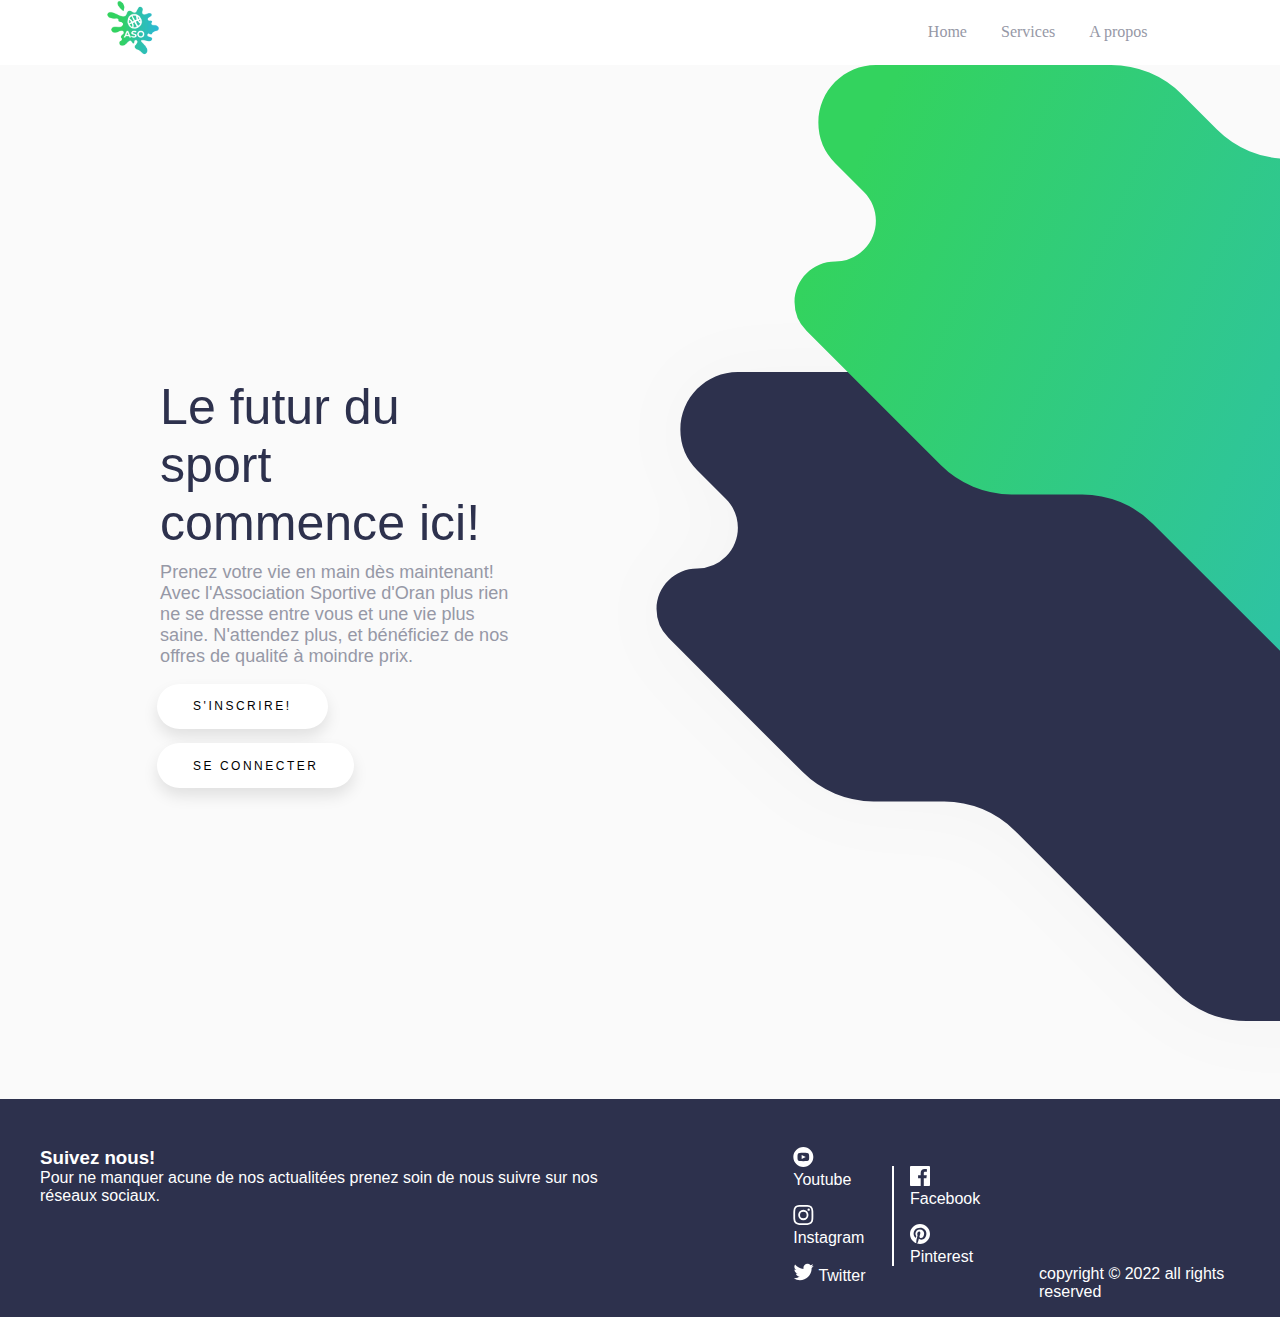
<file: index.html>
<!DOCTYPE html>
<html lang="">
  <head>

    <meta charset="utf-8">
    <link rel="icon" type="image/png" sizes="32x32" href="images/logo-aso-sans.png">

    <link rel="stylesheet" href="home_style.css">

    <title> ASO | Home </title>

  </head>

  <body>

    <header> 
      <div class="navbar">
        <img src="images/logo-aso-sans.png" alt="logo de l'association">

        <nav> 
          <ul>
            <li> <a href="index.html"> Home </a> </li>
            <li> <a href="services.html"> Services </a></li>
            <li> <a href="about_us.html"> A propos </a> </li>
          </ul>
        </nav>
      </div>
    </header>

    <section>

      <div class="text">
        <h1 class="titre"> Le futur du sport commence ici!</h1>
        <p> Prenez votre vie en main dès maintenant!
          Avec l'Association Sportive d'Oran plus rien ne se dresse entre vous et une vie plus saine.
        N'attendez plus, et bénéficiez de nos offres de qualité à moindre prix. </p>
        <a href="inscription.html"><button type="button"> S'inscrire! </button></a>
        <a href="connection.html"> <button type="button"> Se Connecter </button> </a>
      </div>

      <svg xmlns="http://www.w3.org/2000/svg" xmlns:xlink="http://www.w3.org/1999/xlink" width="1271" height="1034"><defs><linearGradient id="c" x1="0%" x2="99.58%" y1="36.147%" y2="63.736%"><stop offset="0%" stop-color="#33D35E"/><stop offset="100%" stop-color="#2AB6D9"/></linearGradient><filter id="a" width="104.9%" height="135.9%" x="-4.8%" y="-17.6%" filterUnits="objectBoundingBox"><feOffset dy="2" in="SourceAlpha" result="shadowOffsetOuter1"/><feGaussianBlur in="shadowOffsetOuter1" result="shadowBlurOuter1" stdDeviation="38.5"/><feColorMatrix in="shadowBlurOuter1" values="0 0 0 0 0 0 0 0 0 0 0 0 0 0 0 0 0 0 0.0240111451 0"/></filter><path id="b" d="M69.445 572.84L203.73 707.112a100 100 0 0070.708 29.286h70.693a100 100 0 0170.708 29.287l161.04 161.027A100 100 0 00647.584 956h388.853c44.964 0 81.415-36.45 81.415-81.414a81.414 81.414 0 00-23.848-57.57l-86.392-86.386c-12.033-12.032-12.034-31.54-.002-43.574a30.812 30.812 0 0121.788-9.025c17.017 0 30.812-13.795 30.812-30.812 0-8.172-3.246-16.01-9.025-21.788L855.85 430.11a100 100 0 00-70.708-29.287H550.7a100 100 0 01-70.708-29.287l-35.253-35.25A100 100 0 00374.032 307H138.88c-31.769 0-57.523 25.754-57.523 57.523a57.523 57.523 0 0016.85 40.676l28.761 28.76c15.886 15.884 15.887 41.64.003 57.525a40.676 40.676 0 01-28.764 11.915c-22.465 0-40.677 18.211-40.677 40.676a40.676 40.676 0 0011.915 28.764z"/></defs><g fill="none" fill-rule="evenodd" transform="translate(15)"><use fill="#000" filter="url(#a)" xlink:href="#b"/><use fill="#2D314D" xlink:href="#b"/><path fill="url(#c)" d="M207.445 265.84L341.73 400.112a100 100 0 0070.708 29.286h70.693a100 100 0 0170.708 29.287l161.04 161.027A100 100 0 00785.584 649h388.853c44.964 0 81.415-36.45 81.415-81.414a81.414 81.414 0 00-23.848-57.57l-86.392-86.386c-12.033-12.032-12.034-31.54-.002-43.574a30.812 30.812 0 0121.788-9.025c17.017 0 30.812-13.795 30.812-30.812 0-8.172-3.246-16.01-9.025-21.788L993.85 123.11a100 100 0 00-70.708-29.287H688.7a100 100 0 01-70.708-29.287l-35.253-35.25A100 100 0 00512.032 0H276.88c-31.769 0-57.523 25.754-57.523 57.523a57.523 57.523 0 0016.85 40.676l28.761 28.76c15.886 15.884 15.887 41.64.003 57.525a40.676 40.676 0 01-28.764 11.915c-22.465 0-40.677 18.211-40.677 40.676a40.676 40.676 0 0011.915 28.764z"/></g></svg>
      
      </section>
      <footer>
        <div class="text">
          <h3>Suivez nous!</h3>
          <p>Pour ne manquer acune de nos actualitées prenez soin de nous suivre sur nos réseaux sociaux.</p>
        </div>

        <div class="socials">

          <div class="s1"> 
              <div class="element"><img src="images/icon-youtube.svg" alt=""> Youtube </div>
              <div class="element"> <img src="images/icon-instagram.svg" alt=""> Instagram </div>
              <div class="element"> <img src="images/icon-twitter.svg" alt=""> Twitter </div>
          </div>

          <div class="vertical"></div>

          <div class="s1">
               <div class="element"> <img src="images/icon-facebook.svg" alt=""> Facebook </div>
              <div class="element"> <img src="images/icon-pinterest.svg" alt=""> Pinterest </div>
          </div>

        </div>

        <div class="rights">
            <p>copyright © 2022 all rights reserved</p>
        </div>
    </footer>
  </body>
</html>
</file>
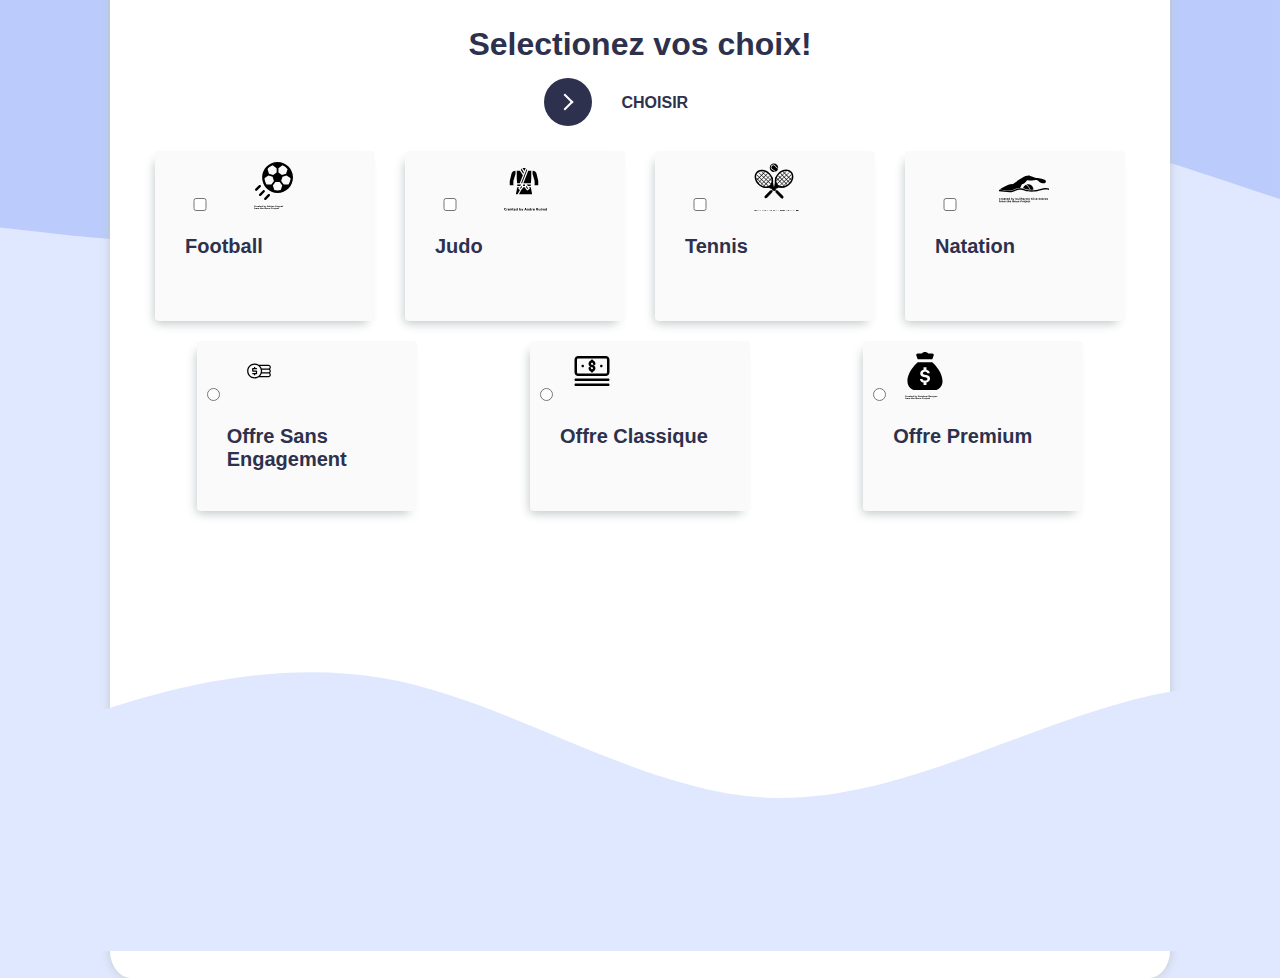
<file: choix.html>
<!DOCTYPE html>
<html lang="en">
<head>
    <meta charset="UTF-8">
    <meta http-equiv="X-UA-Compatible" content="IE=edge">
    <meta name="viewport" content="width=device-width, initial-scale=1.0">

    <link rel="icon" type="image/png" sizes="32x32" href="images/logo-aso-sans.png">
    <link rel="stylesheet" href="choix_style.css">
    <title>ASO | Choix</title>
</head>
<body>
    
        
    <?xml version="1.0" standalone="no"?><svg xmlns="http://www.w3.org/2000/svg" viewBox="0 0 1440 320"><path fill="#bbccfc" fill-opacity="1" d="M0,256L48,261.3C96,267,192,277,288,272C384,267,480,245,576,213.3C672,181,768,139,864,122.7C960,107,1056,117,1152,138.7C1248,160,1344,192,1392,208L1440,224L1440,0L1392,0C1344,0,1248,0,1152,0C1056,0,960,0,864,0C768,0,672,0,576,0C480,0,384,0,288,0C192,0,96,0,48,0L0,0Z"></path></svg>
<div class="container">
    <div class="card">
       
        <form action="">
            <h1>Selectionez vos choix!</h1>
            <button class="learn-more">
                <span class="circle" aria-hidden="true">
                <span class="icon arrow"></span>
                </span>
                <span class="button-text">Choisir</span>
              </button>

            <div class="checkbox">

                <div class="sport">

                    <div class="item">
                        <input type="checkbox" id="sport1" name="sports">
                        <label for="sports1">
                            <img src="images/football-icon.svg" alt="">
                            <h5>Football</h5>
                        </label>
                    </div>

                    <div class="item">
                        <input type="checkbox" id="sport2" name="sports" >
                        <label for="sports2">
                            <img src="images/judo-icon.svg" alt="">
                            <h5>Judo</h5></label>
                    </div>

                    <div class="item">
                        <input type="checkbox" id="sport3" name="sports">
                        <label for="sports3">
                            <img src="images/tennis-icon.svg" alt="">
                            <h5>Tennis</h5></label>
                    </div>

                    <div class="item">
                        <input type="checkbox" id="sport4" name="sports">
                        <label for="sports4">
                            <img src="images/natation-icon.svg" alt="">
                            <h5>Natation</h5>
                            </label>
                    </div>
                </div>

                <div class="abonnement">

                    <div class="item">
                        <input type="radio" id="abo1" name="offre">
                        <label for="abo1">
                            <img src="images/offre1-icon.svg" alt="">
                            <h5>Offre Sans Engagement</h5></label>
                    </div>

                    <div class="item">
                        <input type="radio" id="abo2" name="offre" >
                        <label for="abo2">
                            <img src="images/offre2-icon.svg" alt="">
                            <h5>Offre Classique</h5></label>
                    </div>
                    
                    <div class="item">
                        <input type="radio" id="abo3" name="offre">
                        <label for="abo3">
                            <img src="images/offre3-icon.svg" alt="">
                            <h5>Offre Premium</h5></label>
                    </div>
                </div>

            </div>

            
        </form>
       
    </div>
</div>
<?xml version="1.0" standalone="no"?><svg class="wave" xmlns="http://www.w3.org/2000/svg" viewBox="0 0 1440 320"><path fill="hsl(225, 100%, 94%)" fill-opacity="1" d="M0,128L60,106.7C120,85,240,43,360,64C480,85,600,171,720,176C840,181,960,107,1080,80C1200,53,1320,75,1380,85.3L1440,96L1440,320L1380,320C1320,320,1200,320,1080,320C960,320,840,320,720,320C600,320,480,320,360,320C240,320,120,320,60,320L0,320Z"></path></svg>
</body>
</html>
</file>
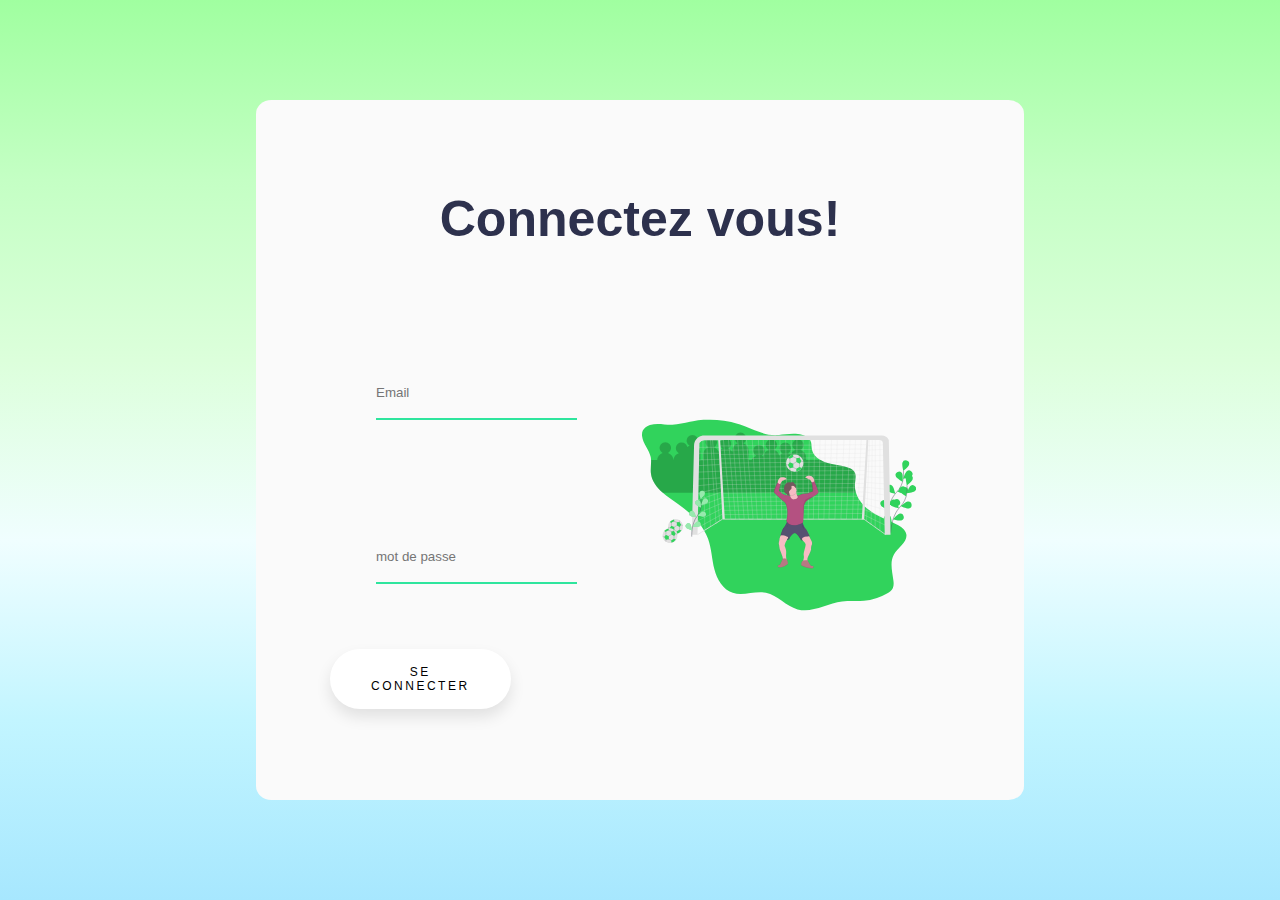
<file: connection.html>
<!DOCTYPE html>
<html lang="en">
<head>
    <meta charset="UTF-8">
    <meta http-equiv="X-UA-Compatible" content="IE=edge">
    <meta name="viewport" content="width=device-width, initial-scale=1.0">

    <link rel="icon" type="image/png" sizes="32x32" href="images/logo-aso-sans.png">
    <title>ASO | Inscription </title>

    <link rel="stylesheet" href="connection_style.css">

</head>
<body>
    
    <div class="card">
        <h1>Connectez vous!</h1>
       <!--<img src="images/football.jpg" alt="">-->
     <form action="">
         <div class="formulaire">
        <div class="champ">
            <input type="email" name="Email" class="field" placeholder="Email">
        </div>

        <div class="champ">
            <input type="password" name="password" class="field" placeholder="mot de passe">
        </div>

       <button type="button"> Se connecter </button>
       </div>
       <img src="images/undraw_goal_-0-v5v.svg" alt="">
     </form>
    </div>
</body>
</html>
</file>
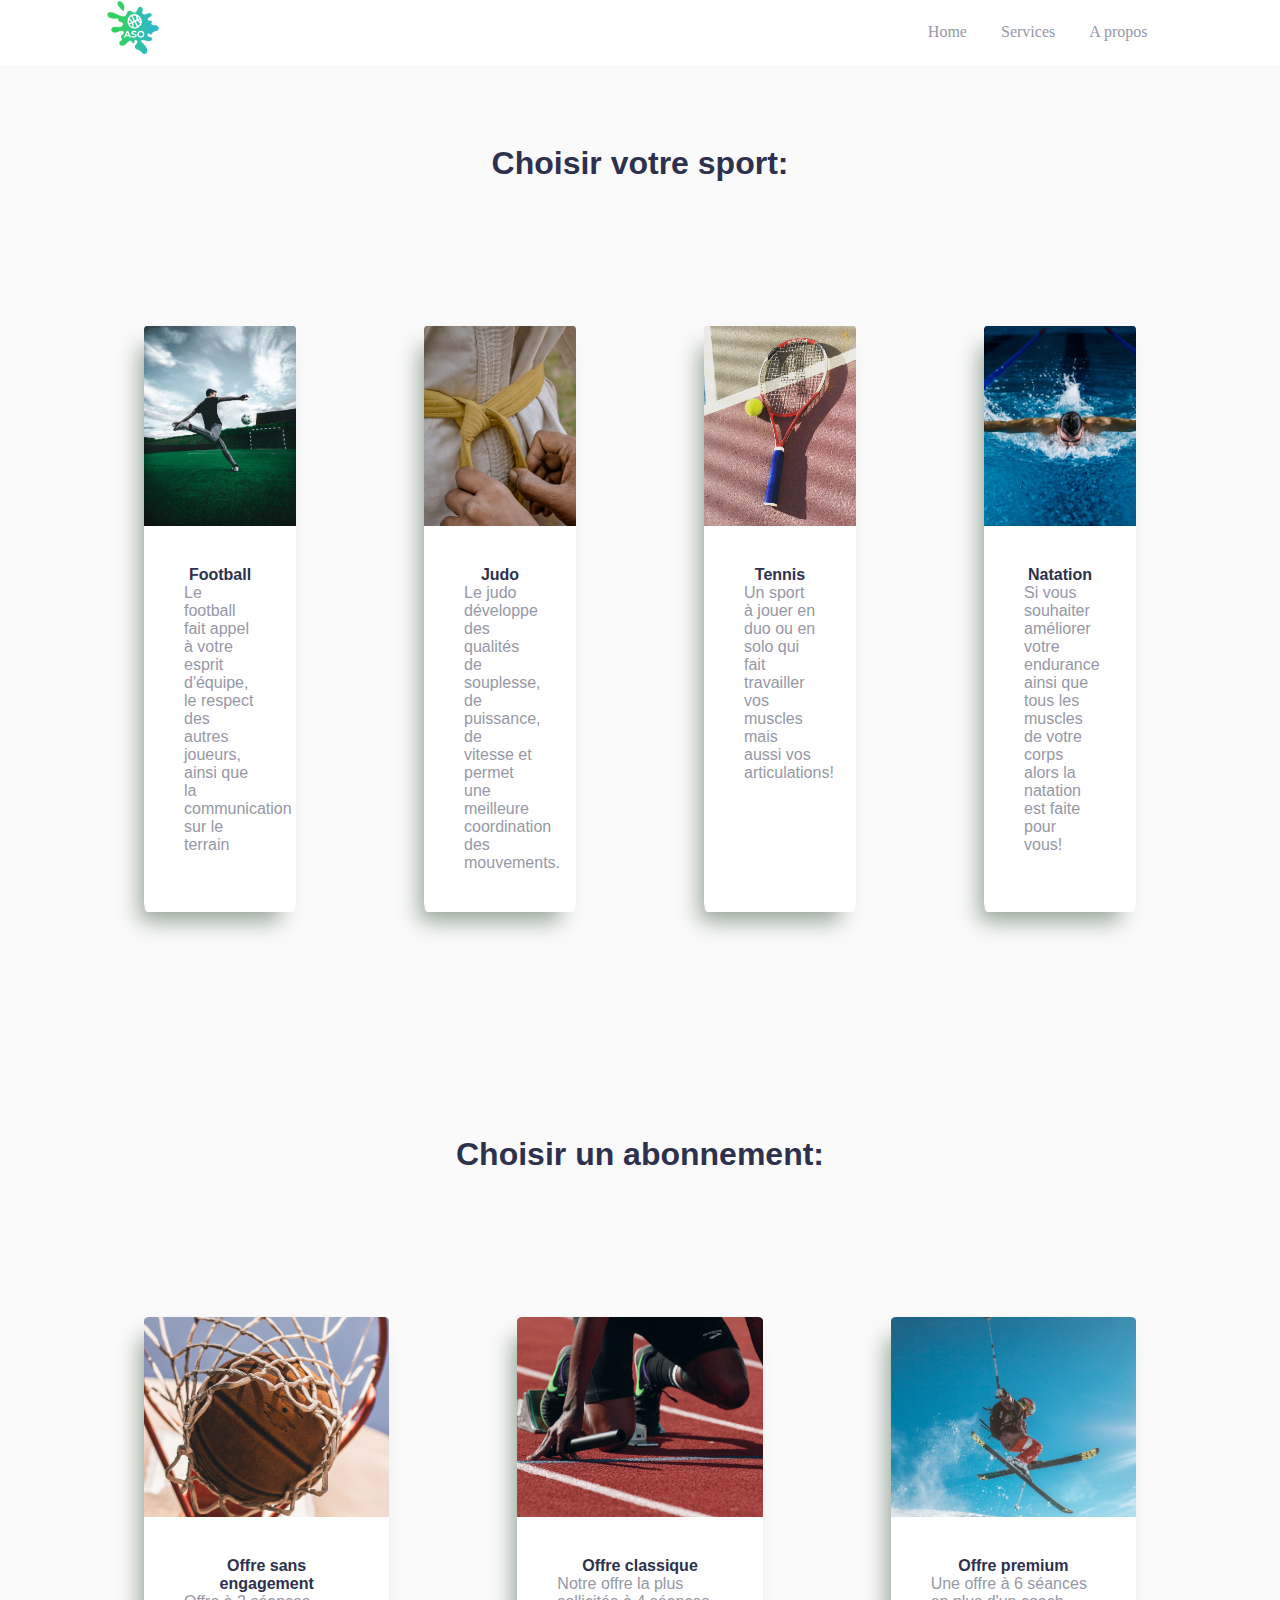
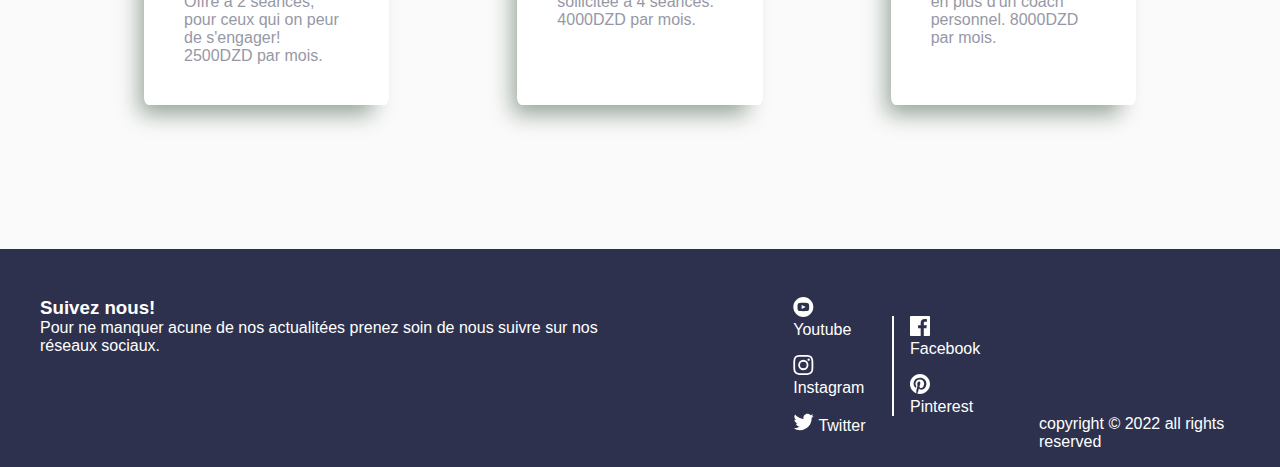
<file: contacts.html>
<!DOCTYPE html>
<html lang="en">
<head>
    <meta charset="UTF-8">
    <meta http-equiv="X-UA-Compatible" content="IE=edge">
    <meta name="viewport" content="width=device-width, initial-scale=1.0">
    <link rel="icon" type="image/png" sizes="32x32" href="images/logo-aso-sans.png">
    <title>ASO | Contacts</title>

    <link rel="stylesheet" href="services_style.css">
</head>
<body>
    
    <header> 
        <div class="navbar">
          <img src="images/logo-aso-sans.png" alt="logo de l'association">
  
          <nav> 
            <ul>
              <li> <a href="index.html"> Home </a> </li>
              <li> <a href=""> Services </a></li>
              <li> <a href=""> A propos </a> </li>
            </ul>
          </nav>
        </div>
      </header>

      <div class="selection">
        <h1>Choisir votre sport:</h1>
        <div class="sport">

            <div class="object"> 
                <div class="container"><img src="images/football.jpg" alt=""></div>

                <div class="description">
                    <h4>Football</h4>
                    <p>Le football fait appel à votre esprit d'équipe, le respect des autres joueurs, ainsi que la communication sur le terrain  </p>
                </div>

            </div>

            <div class="object"> 
                <div class="container"><img src="images/judo.jpg" alt=""></div>

                <div class="description">
                    <h4>Judo</h4>
                    <p>Le judo développe des qualités de souplesse, de puissance, de vitesse et permet une meilleure coordination des mouvements.</p>
                </div>
            </div>

            <div class="object">
               <div class="container"><img src="images/tennis.jpg" alt=""></div>

               <div class="description">
                    <h4>Tennis</h4>
                    <p>Un sport à jouer en duo ou en solo qui fait travailler vos muscles mais aussi vos articulations! </p>
                </div>
            </div>

            <div class="object">
                <div class="container"><img src="images/swimming.jpg" alt=""></div>
                
                <div class="description">
                    <h4>Natation</h4>
                    <p>Si vous souhaiter améliorer votre endurance ainsi que tous les muscles de votre corps alors la natation est faite pour vous! </p>
                </div>

            </div>
        </div>

        <h1>Choisir un abonnement:</h1>
        <div class="abonnement">

            <div class="object">
                <div class="container"> <img src="images/bascket.jpg" alt=""></div>
                <div class="description">
                    <h4>Offre sans engagement</h4>
                    <p>Offre à 2 séances, pour ceux qui on peur de s'engager!
                        2500DZD par mois.
                    </p>
                </div>
            </div>

            <div class="object">
                <div class="container"><img src="images/track-runner.jpg" alt=""></div>
                <div class="description">
                    <h4>Offre classique</h4>
                    <p>Notre offre la plus sollicitée à 4 séances.
                        4000DZD par mois.
                    </p>
                </div>
            </div>
            <div class="object">
                <div class="container"> <img src="images/sky.jpg" alt=""></div>
                <div class="description">
                <h4>Offre premium</h4>
                <p>Une offre à 6 séances en plus d'un coach personnel.
                    8000DZD par mois.
                </p>
                </div>
            </div>
        </div>

      </div>


      <footer>
          <div class="text">
            <h3>Suivez nous!</h3>
            <p>Pour ne manquer acune de nos actualitées prenez soin de nous suivre sur nos réseaux sociaux.</p>
          </div>

          <div class="socials">

            <div class="s1"> 
                <div class="element"><img src="images/icon-youtube.svg" alt=""> Youtube </div>
                <div class="element"> <img src="images/icon-instagram.svg" alt=""> Instagram </div>
                <div class="element"> <img src="images/icon-twitter.svg" alt=""> Twitter </div>
            </div>

            <div class="vertical"></div>

            <div class="s1">
                 <div class="element"> <img src="images/icon-facebook.svg" alt=""> Facebook </div>
                <div class="element"> <img src="images/icon-pinterest.svg" alt=""> Pinterest </div>
            </div>

          </div>

          <div class="rights">
              <p>copyright © 2022 all rights reserved</p>
          </div>
      </footer>

</body>
</html>
</file>
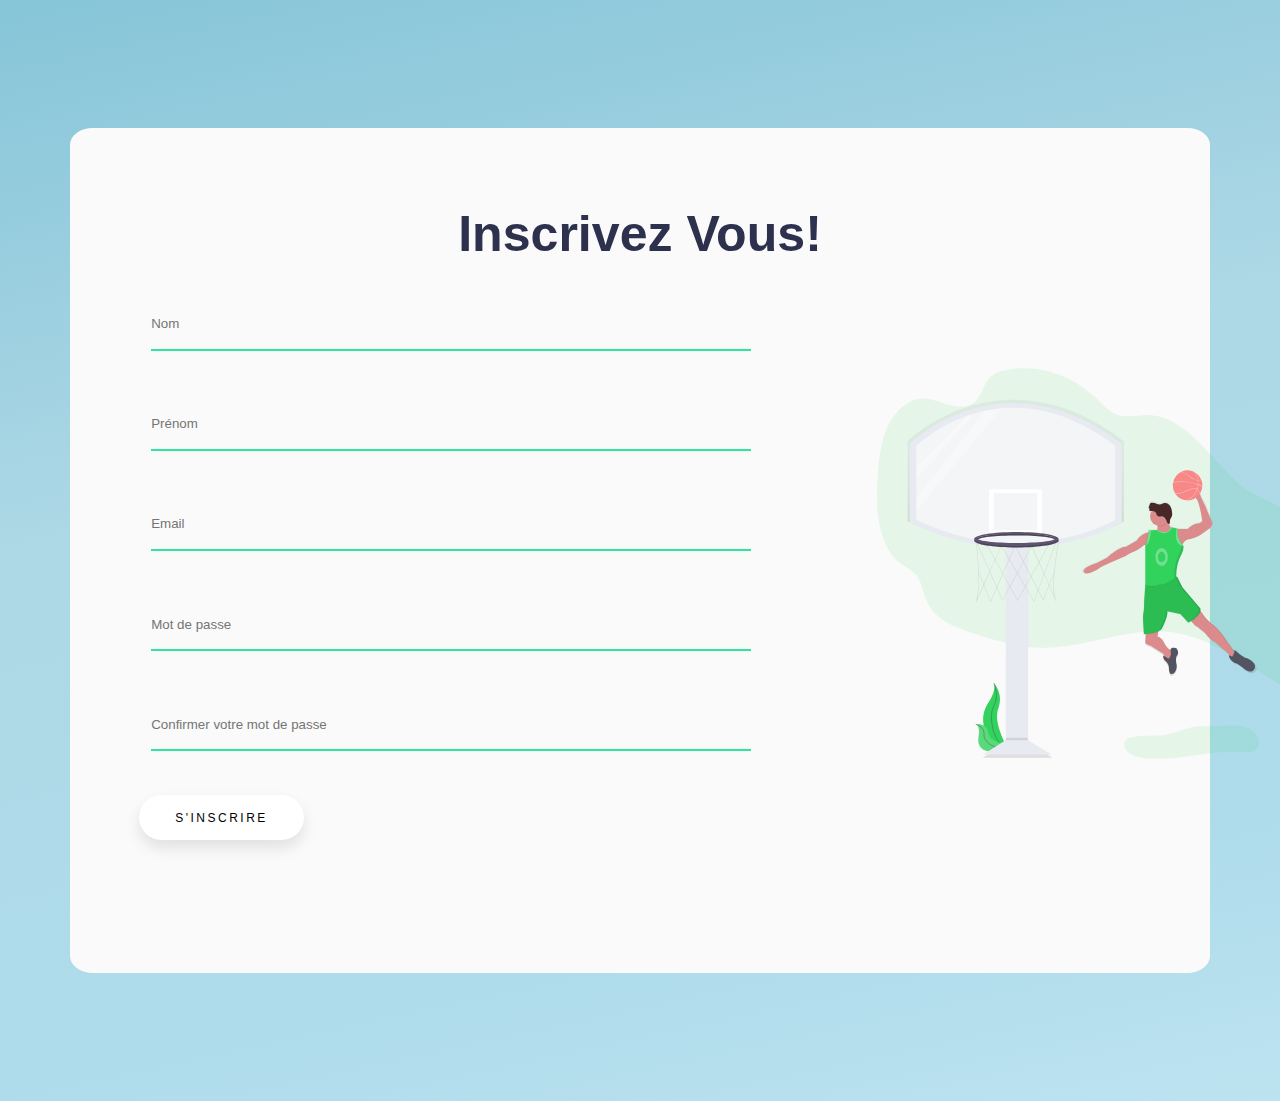
<file: inscription.html>
<!DOCTYPE html>
<html lang="en">
<head>
    <meta charset="UTF-8">
    <meta http-equiv="X-UA-Compatible" content="IE=edge">
    <meta name="viewport" content="width=device-width, initial-scale=1.0">

    <link rel="icon" type="image/png" sizes="32x32" href="images/logo-aso-sans.png">
    <title>ASO | Inscription </title>

    <link rel="stylesheet" href="inscription_style.css">

</head>
<body>
    
    <div class="card">
        <h1>Inscrivez Vous!</h1>
       <!--<img src="images/football.jpg" alt="">-->
     <form action="">
         <div class="formulaire">
        <div>
            <input type="text" name="Nom" class="field" placeholder="Nom" required>
        </div>

        <div>
            <input type="text" name="Prenom" class="field" placeholder="Prénom" required>
        </div>

       <div>
            <input type="email" name="Email" class="field" placeholder="Email" required>
       </div>

       <div>
        <input type="password" name="password" class="field" placeholder="Mot de passe" required>
       </div>

       <div>
        <input type="password" name="password" class="field" placeholder="Confirmer votre mot de passe" required>
       </div>

      <a href="success.html"><button type="button"> S'inscrire </button></a>
       </div>
       <img src="images/undraw_basketball_agx4(1).svg" alt="">
     </form>
    </div>
</body>
</html>
</file>
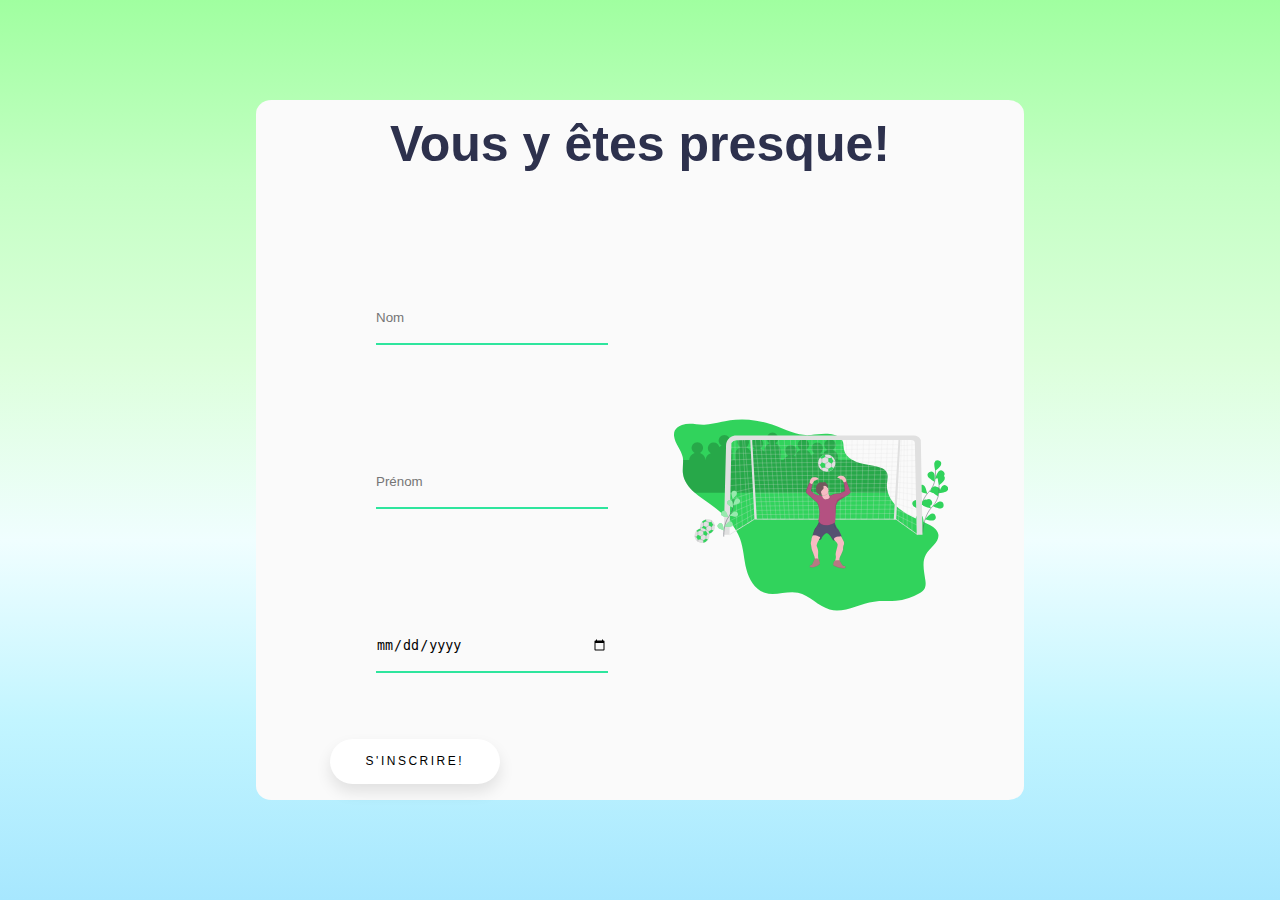
<file: inscription2.html>
<!DOCTYPE html>
<html lang="en">
<head>
    <meta charset="UTF-8">
    <meta http-equiv="X-UA-Compatible" content="IE=edge">
    <meta name="viewport" content="width=device-width, initial-scale=1.0">

    <link rel="icon" type="image/png" sizes="32x32" href="images/logo-aso-sans.png">
    <title>ASO | Inscription </title>

    <link rel="stylesheet" href="connection_style.css">

</head>
<body>
    
    <div class="card">
        <h1>Vous y êtes presque!</h1>
       <!--<img src="images/football.jpg" alt="">-->
     <form action="">
         <div class="formulaire">
        <div>
            <input type="text" name="nom" class="field" placeholder="Nom">
        </div>

        <div>
            <input type="text" name="Prénom" class="field" placeholder="Prénom">
        </div>

       <div>
            <input type="date" name="date de naissance" class="field" placeholder="Votre date de naissance">
       </div>

       <button type="button"> S'inscrire! </button>
       </div>
       <img src="images/undraw_goal_-0-v5v.svg" alt="">
     </form>
    </div>
</body>
</html>
</file>
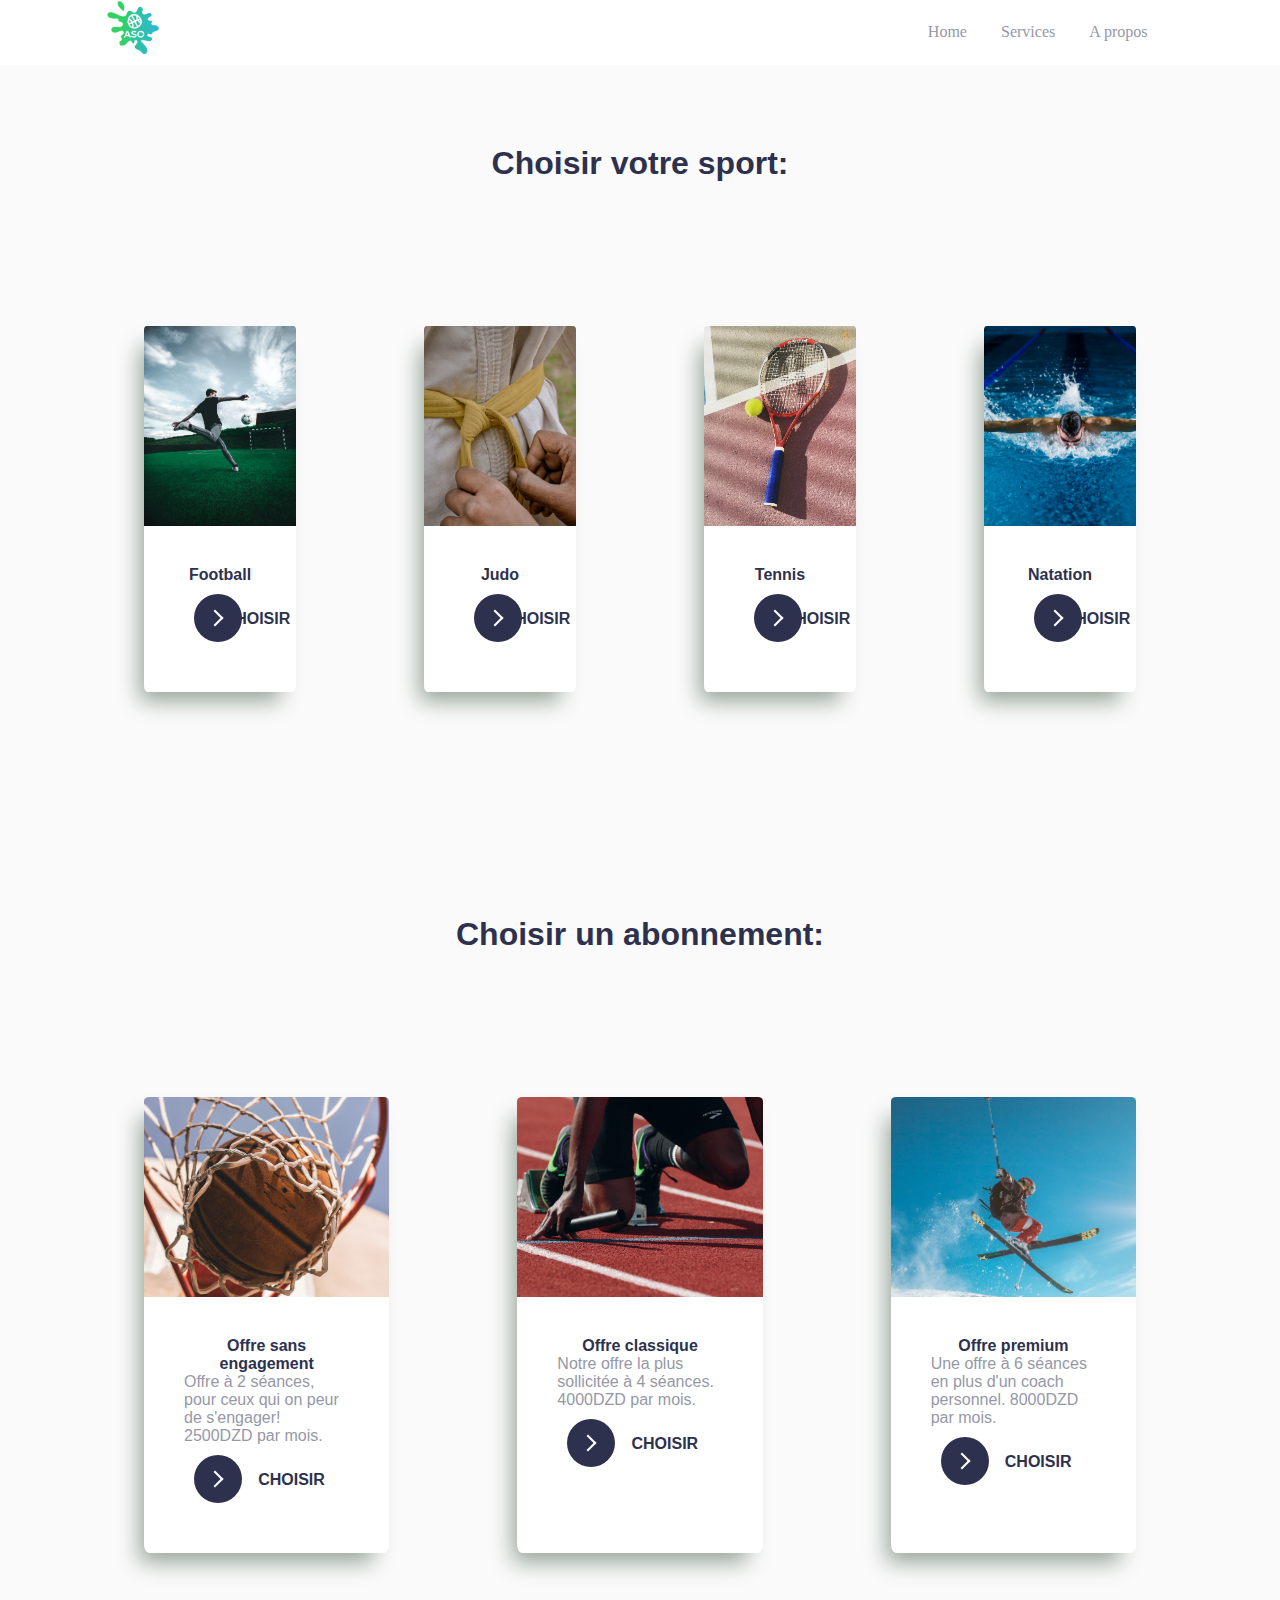
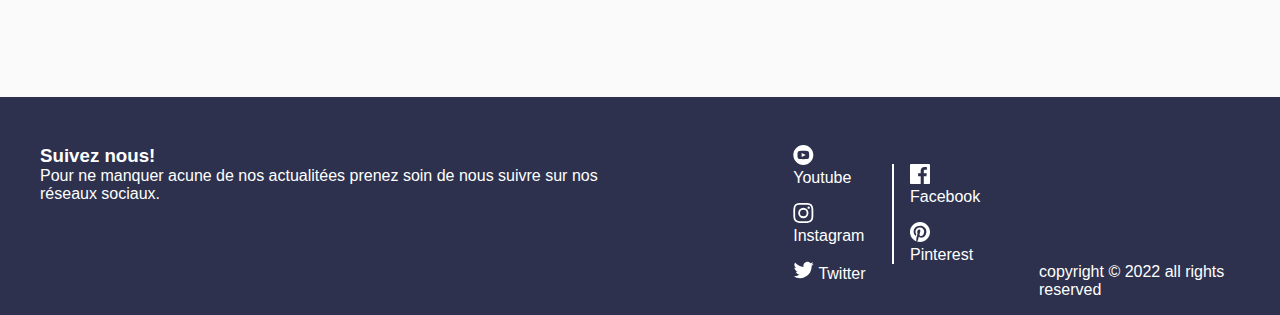
<file: services.html>
<!DOCTYPE html>
<html lang="en">
<head>
    <meta charset="UTF-8">
    <meta http-equiv="X-UA-Compatible" content="IE=edge">
    <meta name="viewport" content="width=device-width, initial-scale=1.0">
    <link rel="icon" type="image/png" sizes="32x32" href="images/logo-aso-sans.png">
    <title>ASO | Contacts</title>

    <link rel="stylesheet" href="services_style.css">
</head>
<body>
    
    <header> 
        <div class="navbar">
          <img src="images/logo-aso-sans.png" alt="logo de l'association">
  
          <nav> 
            <ul>
              <li> <a href="index.html"> Home </a> </li>
              <li> <a href="services.html"> Services </a></li>
              <li> <a href="about_us.html"> A propos </a> </li>
            </ul>
          </nav>
        </div>
      </header>

      <div class="selection">
        <h1>Choisir votre sport:</h1>
        <div class="sport">

            <div class="object"> 
                <div class="container"><img src="images/football.jpg" alt=""></div>

                <div class="description">
                    <h4>Football</h4>
                   <!--<p>Le football fait appel à votre esprit d'équipe, le respect des autres joueurs, ainsi que la communication sur le terrain  </p> -->
                   <a href="choix.html"><button class="learn-more">
                        <span class="circle" aria-hidden="true">
                        <span class="icon arrow"></span>
                        </span>
                        <span class="button-text">Choisir</span>
                      </button>
                      </a>
                </div>
                
            </div>

            <div class="object"> 
                <div class="container"><img src="images/judo.jpg" alt=""></div>

                <div class="description">
                    <h4>Judo</h4>
                  <!--  <p>Le judo développe des qualités de souplesse, de puissance, de vitesse et permet une meilleure coordination des mouvements.</p> -->
                  <a href="choix.html"> <button class="learn-more">
                        <span class="circle" aria-hidden="true">
                        <span class="icon arrow"></span>
                        </span>
                        <span class="button-text">Choisir</span>
                      </button>
                    </a>
                </div>
                
            </div>

            <div class="object">
               <div class="container"><img src="images/tennis.jpg" alt=""></div>

               <div class="description">
                    <h4>Tennis</h4>
                   <!-- <p>Un sport à jouer en duo ou en solo qui fait travailler vos muscles mais aussi vos articulations! </p> -->
                   <a href="choix.html"> <button class="learn-more">
                        <span class="circle" aria-hidden="true">
                        <span class="icon arrow"></span>
                        </span>
                        <span class="button-text">Choisir</span>
                      </button>
                      </a>
                </div>
                
            </div>

            <div class="object">
                <div class="container"><img src="images/swimming.jpg" alt=""></div>
                
                <div class="description">
                    <h4>Natation</h4>
                   <!-- <p>Si vous souhaiter améliorer votre endurance ainsi que tous les muscles de votre corps alors la natation est faite pour vous! </p> -->
                   <a href="choix.html"><button class="learn-more">
                        <span class="circle" aria-hidden="true">
                        <span class="icon arrow"></span>
                        </span>
                        <span class="button-text">Choisir</span>
                      </button>
                      </a>
                </div>
                
            </div>
        </div>

        <h1>Choisir un abonnement:</h1>
        <div class="abonnement">

            <div class="object">
                <div class="container"> <img src="images/bascket.jpg" alt=""></div>
                <div class="description">
                    <h4>Offre sans engagement</h4>
                    <p>Offre à 2 séances, pour ceux qui on peur de s'engager!
                        2500DZD par mois.
                    </p>
                   <a href="choix.html"> <button class="learn-more">
                        <span class="circle" aria-hidden="true">
                        <span class="icon arrow"></span>
                        </span>
                        <span class="button-text">Choisir</span>
                      </button>
                    </a>
                </div>
            </div>

            <div class="object">
                <div class="container"><img src="images/track-runner.jpg" alt=""></div>
                <div class="description">
                    <h4>Offre classique</h4>
                    <p>Notre offre la plus sollicitée à 4 séances.
                        4000DZD par mois.
                    </p>
                    <a href="choix.html"> <button class="learn-more">
                        <span class="circle" aria-hidden="true">
                        <span class="icon arrow"></span>
                        </span>
                        <span class="button-text">Choisir</span>
                      </button>
                      </a>
                </div>
            </div>
            <div class="object">
                <div class="container"> <img src="images/sky.jpg" alt=""></div>
                <div class="description">
                <h4>Offre premium</h4>
                <p>Une offre à 6 séances en plus d'un coach personnel.
                    8000DZD par mois.
                </p>
                <a href="choix.html">  <button class="learn-more">
                    <span class="circle" aria-hidden="true">
                    <span class="icon arrow"></span>
                    </span>
                    <span class="button-text">Choisir</span>
                  </button>
                  </a>
                </div>
            </div>
        </div>

      </div>


      <footer>
          <div class="text">
            <h3>Suivez nous!</h3>
            <p>Pour ne manquer acune de nos actualitées prenez soin de nous suivre sur nos réseaux sociaux.</p>
          </div>

          <div class="socials">

            <div class="s1"> 
                <div class="element"><img src="images/icon-youtube.svg" alt=""> Youtube </div>
                <div class="element"> <img src="images/icon-instagram.svg" alt=""> Instagram </div>
                <div class="element"> <img src="images/icon-twitter.svg" alt=""> Twitter </div>
            </div>

            <div class="vertical"></div>

            <div class="s1">
                 <div class="element"> <img src="images/icon-facebook.svg" alt=""> Facebook </div>
                <div class="element"> <img src="images/icon-pinterest.svg" alt=""> Pinterest </div>
            </div>

          </div>

          <div class="rights">
              <p>copyright © 2022 all rights reserved</p>
          </div>
      </footer>

</body>
</html>
</file>
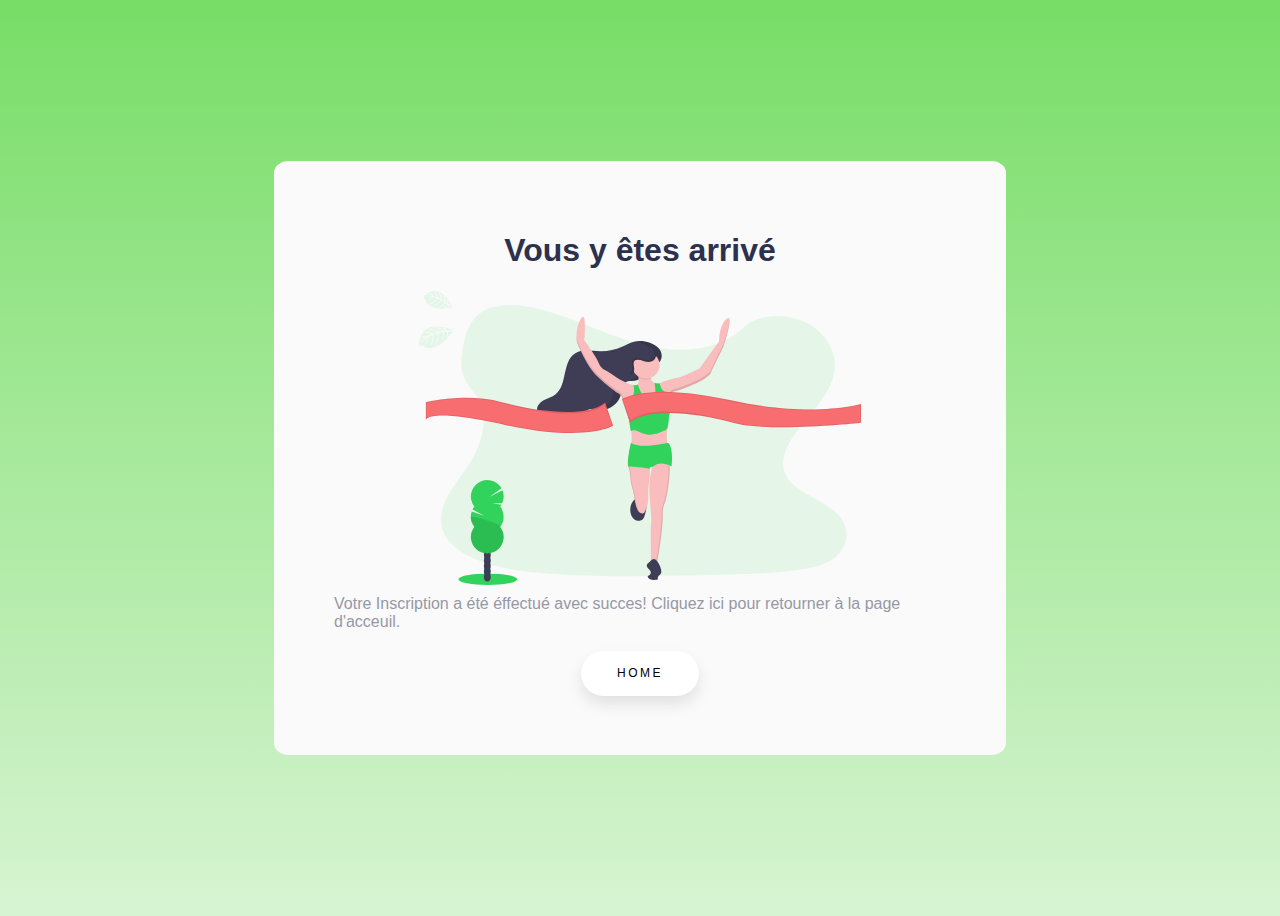
<file: success.html>
<!DOCTYPE html>
<html lang="en">
<head>
    <meta charset="UTF-8">
    <meta http-equiv="X-UA-Compatible" content="IE=edge">
    <meta name="viewport" content="width=device-width, initial-scale=1.0">
    <title>ASO | Inscription</title>

    <link rel="icon" type="image/png" sizes="32x32" href="images/logo-aso-sans.png">
    <link rel="stylesheet" href="success_style.css">
</head>
<body>
    
    <div class="card">
        <h1>Vous y êtes arrivé</h1>

        <img src="images/undraw_finish_line_katerina_limpitsouni_xy20(1).svg" alt="">

        <p>Votre Inscription a été éffectué avec succes!
        Cliquez ici pour retourner à la page d'acceuil.</p>

        <a href="index.html"> <button type="button"> Home </button> </a>
    </div>

</body>
</html>
</file>
<file: home_style.css>
*{
    margin: 0;
}


header img{
    width: 6%;
    cursor: pointer;
}

.navbar{
    display: flex;
    align-items: center;
}

nav{
    flex: 1;
    text-align: right;
}

nav ul li{
    list-style: none;
    display: inline-block;
    margin-right: 1.88rem;
}

nav ul li a{
    text-decoration: none;
    color: hsl(233, 8%, 62%);
}

nav ul li a:hover{
    background: linear-gradient(to right, hsl(136, 65%, 51%), hsl(192, 70%, 51%));
    color: transparent;
    background-clip: text;
}

header{
    width: 100%;
    min-height: 100hv;
    padding-left: 8%;
    padding-right: 8%;
    box-sizing: border-box;
    overflow: hidden;
}

section{
    background-color: hsl(0, 0%, 98%) ;
    display: flex;
    
    align-items: center;
    justify-content: flex-start;
}
section svg{
    margin-left: 0;
}
section .text{
    padding: 3.13rem;
    margin-left: 6.25rem;
    width: 43.75rem;

    
}

.titre{
    margin: 10px;
    color: hsl(233, 26%, 24%);
    font-family: 'Public Sans', sans-serif;
    font-weight: 400;
    font-size: 3.13rem;
}

section .text p{
    margin: 10px;
    color: hsl(233, 8%, 62%);
    font-family: 'Public Sans', sans-serif;
    font-weight: 300;
    font-size: 1.13rem;
}

button {
    padding: 1.3em 3em;
    font-size: 12px;
    text-transform: uppercase;
    letter-spacing: 2.5px;
    font-weight: 500;
    color: #000;
    background-color: #fff;
    border: none;
    border-radius: 45px;
    box-shadow: 0px 8px 15px rgba(0, 0, 0, 0.1);
    transition: all 0.3s ease 0s;
    cursor: pointer;
    outline: none;
    margin: 0.44rem;
   }
   
   button:hover {
    background-color: #2EE59D;
    background: -webkit-linear-gradient(to right, hsl(136, 65%, 51%), hsl(192, 70%, 51%));
    background: linear-gradient(to right, hsl(136, 65%, 51%), hsl(192, 70%, 51%));
    box-shadow: 0px 15px 20px rgba(46, 229, 157, 0.4);
    color: #fff;
    transform: translateY(-7px);
   }
   
   button:active {
    transform: translateY(-1px);
   }

footer{
    background-color: hsl(233, 26%, 24%);
    display: flex;
    justify-content: space-between;
    align-items: flex-end;
}

.socials{
    display: flex;
    justify-content: center;
    align-items: center;
    margin: 1rem;
}

.socials .element{
    margin: 1rem;
    margin-left: 1rem;
    margin-right: 1rem;
    color: white;
    font-family: 'Public Sans', sans-serif;
    font-weight: 400;
}

.socials .element:hover{
    background: linear-gradient(to right, hsl(136, 65%, 51%), hsl(192, 70%, 51%));
    color: transparent;
    background-clip: text;
    cursor: pointer;
}

.vertical{
    border-left: 2px solid white;
    height: 100px;
}

footer .text{
    margin-top: 1rem;
    margin-bottom: 5rem;
    margin-right: 5rem;
    margin-left: 0.5rem;
    padding: 2rem;
    color: white;
    font-family: 'Public Sans', sans-serif;
}



footer .rights{
    color: white;
    font-family: 'Public Sans', sans-serif;
    margin: 1rem;
}
</file>
<file: choix_style.css>
*{
    margin: 0;
}

body{
    background-color: hsl(225, 100%, 94%);
}

.wave{
    width:120%;

    position: absolute;
    top: 610px;
    left: 0;
    animation: wave linear 7s infinite alternate;
}

.container{
    display: flex;
    justify-content: center;
    align-items: center;
}
.card{
    position: absolute;
    min-height: 150%;
    min-width: 50%;
    background-color: white;
    border-radius: 2%;
    display: flex;
    justify-content: center;
    align-items: center;
    box-shadow: 0px 0px 12px -1px #BCC3C4;
   /* padding: 20px; */
    padding-top: 0;
    padding-left: 20px;
    padding-right: 20px;
    padding-bottom: 30px;
}

.item img{
    width: 70px;
    height: 50px;
}

h5{
    margin: 20px;
    font-family: 'Public sans' , sans-serif;
    font-size: 20px;
}

h1{
    font-family: 'Public sans' , sans-serif;
    color: hsl(233, 26%, 24%);
    margin-top: 0;
}

form{
    display: flex;
    flex-direction: column;
    justify-content: center;
    align-items: center;
}

.checkbox{
    display: flex;
    flex-direction: column;
    flex-wrap: wrap;
}

.sport{
    display: flex;
    justify-content: space-around;
    margin: 10px;
    width: 1000px;
}

.abonnement{
    display: flex;
    justify-content: space-around;
    margin: 10px;
}

.item{
    width: 200px;
    height: 150px;
    padding: 10px;
    border-radius: 2%;
    color: hsl(233, 26%, 24%);
    background-color:  hsl(0, 0%, 98%);
    box-shadow: -4px 6px 10px -4px #BCC3C4;
}

.item:hover{
    cursor: pointer;
    transform: scale(1.05);
}

input[type=checkbox]{
    cursor: pointer;
    color:hsl(233, 26%, 24%) ;
    width: 70px;
}

button {
    margin: 15px;
    position: relative;
    display: inline-block;
    cursor: pointer;
    outline: none;
    border: 0;
    vertical-align: middle;
    text-decoration: none;
    background: transparent;
    padding: 0;
    font-size: inherit;
    font-family: 'Public Sans', sans-serif;
   }
   
   button.learn-more {
    width: 12rem;
    height: auto;
   }
   
   button.learn-more .circle {
    transition: all 0.45s cubic-bezier(0.65, 0, 0.076, 1);
    position: relative;
    display: block;
    margin: 0;
    width: 3rem;
    height: 3rem;
    background: hsl(233, 26%, 24%);
    border-radius: 1.625rem;
   }
   
   button.learn-more .circle .icon {
    transition: all 0.45s cubic-bezier(0.65, 0, 0.076, 1);
    position: absolute;
    top: 0;
    bottom: 0;
    margin: auto;
    background: #fff;
   }
   
   button.learn-more .circle .icon.arrow {
    transition: all 0.45s cubic-bezier(0.65, 0, 0.076, 1);
    left: 0.625rem;
    width: 1.125rem;
    height: 0.125rem;
    background: none;
   }
   
   button.learn-more .circle .icon.arrow::before {
    position: absolute;
    content: "";
    top: -0.29rem;
    right: 0.0625rem;
    width: 0.625rem;
    height: 0.625rem;
    border-top: 0.125rem solid #fff;
    border-right: 0.125rem solid #fff;
    transform: rotate(45deg);
   }
   
   button.learn-more .button-text {
    transition: all 0.45s cubic-bezier(0.65, 0, 0.076, 1);
    position: absolute;
    top: 0;
    left: 0;
    right: 0;
    bottom: 0;
    padding: 0.75rem 0;
    margin: 0 0 0 1.85rem;
    color: hsl(233, 26%, 24%);
    font-weight: 700;
    line-height: 1.6;
    text-align: center;
    text-transform: uppercase;
   }
   
   button:hover .circle {
    width: 100%;
   }
   
   button:hover .circle .icon.arrow {
    background: #fff;
    transform: translate(1rem, 0);
   }
   
   button:hover .button-text {
    color: #fff;
   }


@keyframes wave{
    0%{
        transform: translateX(0);
    }
   
    100%{
        transform: translateX(-22%);
    }
}
</file>
<file: connection_style.css>
*{
    padding: 0;
    margin: 0;
}

body{
    min-height: 100vh;
    background-image: linear-gradient( #a0ffa0,	#c4ffc4, 	#dcffdb,  #f0feff, #c2f5ff, #a7e7fe);
    background-repeat: no-repeat;
    background-size: 400%;
    animation: background 7s infinite alternate;
    display: flex;
    justify-content: center;
    align-items: center;
}


@keyframes background{
    0%{
        background-position: left;
    }
    100%{
        background-position: right;
    }
}

.card{
    border-radius: 2%;
    display: flex;
    flex-direction: column;
    background-color: hsl(0, 0%, 98%);
    justify-content: center;
    height: 43.75rem;
    width: 60%;
    animation: slide 1s ease-in-out;
}

@keyframes slide{
    0%{
        transform: translateY(-1000px);
    }
    100%{
        transform: skew(0deg);
    }
}

form{
    display: flex;
    margin-bottom: 12rem;
    margin-left: 4rem;
    margin-right: 6rem;
    margin-top: 4rem;
}
.card img{
    border-radius: 5%;
    width: 45%;
}

button {
    padding: 1.3em 3em;
    font-size: 12px;
    text-transform: uppercase;
    letter-spacing: 2.5px;
    font-weight: 500;
    color: #000;
    background-color: #fff;
    border: none;
    border-radius: 45px;
    box-shadow: 0px 8px 15px rgba(0, 0, 0, 0.1);
    transition: all 0.3s ease 0s;
    cursor: pointer;
    outline: none;
    margin: 0.6rem;
   }
   
   button:hover {
    background-color: #2EE59D;
    background: -webkit-linear-gradient(to right, hsl(136, 65%, 51%), hsl(192, 70%, 51%));
    background: linear-gradient(to right, hsl(136, 65%, 51%), hsl(192, 70%, 51%));
    box-shadow: 0px 15px 20px rgba(46, 229, 157, 0.4);
    color: #fff;
    transform: translateY(-7px);
    margin-top: 2.5rem;
   }
   
   button:active {
    transform: translateY(-1px);
   }

   input{
       border: none;
       border-bottom: 2px solid #2EE59D;
        width: 100%;
        margin: 3.5rem;
        height: 3.13rem;
        background-color: hsl(0, 0%, 98%);
   }

   .card h1{
       margin-top: 12.5rem;
       align-self: center;
       color: hsl(233, 26%, 24%);
        font-family: 'Public Sans', sans-serif;
        font-weight: bold;
        font-size: 3.13rem;
      }

      form img{
          margin-left: 20%;
          margin-right: 2%;
      }
</file>
<file: services_style.css>
*{
    margin: 0;
}

header img{
    width: 6%;
    cursor: pointer;
}

.navbar{
    display: flex;
    align-items: center;
}

nav{
    flex: 1;
    text-align: right;
}

nav ul li{
    list-style: none;
    display: inline-block;
    margin-right: 1.88rem;
}

nav ul li a{
    text-decoration: none;
    color: hsl(233, 8%, 62%);
}

nav ul li a:hover{
    background: linear-gradient(to right, hsl(136, 65%, 51%), hsl(192, 70%, 51%));
    color: transparent;
    background-clip: text;
}

header{
    width: 100%;
    min-height: 100hv;
    padding-left: 8%;
    padding-right: 8%;
    box-sizing: border-box;
    overflow: hidden;
}

h1{
    color: hsl(233, 26%, 24%);
    text-align: center;
    font-family: 'Public Sans', sans-serif;
    padding-top: 5rem;
}

.selection{
    background-color: hsl(0, 0%, 98%);
    min-height: 100vh;
    display: flex;
    flex-direction: column;
}

.sport{
    display: flex;
    justify-content: space-around;
    margin: 5rem;
}

.abonnement{
    display: flex;
    justify-content: space-around;
    margin: 5rem;
}

.container{
    height: 200px;
    width: 100%;
}



.object{
    flex: 1 1 0;
    width: 0;
    margin: 4rem;
    background-color: white;
    border-radius: 2%;
    flex-basis: 100%;
    box-shadow: -10px 15px 21px -6px #94A396;
    transition: 00.3s ease;
}

.object img{
    border-top-left-radius: 2%;
    border-top-right-radius: 2%;
    width: 100%;
    height: 100%;
    object-fit: cover;

}

.object .description{
    display: flex;
    flex-direction: column;
    justify-content: space-between;
    padding: 40px;
    font-family: 'Public Sans', sans-serif;
}

.object h4{
    color: hsl(233, 26%, 24%);
    text-align: center;
}

.object p{
    color: hsl(233, 8%, 62%);
}

button {
    margin: 10px;
    position: relative;
    display: inline-block;
    cursor: pointer;
    outline: none;
    border: 0;
    vertical-align: middle;
    text-decoration: none;
    background: transparent;
    padding: 0;
    font-size: inherit;
    font-family: 'Public Sans', sans-serif;
   }
   
   button.learn-more {
    width: 100%;
    height: auto;
   }
   
   button.learn-more .circle {
    transition: all 0.45s cubic-bezier(0.65, 0, 0.076, 1);
    position: relative;
    display: block;
    margin: 0;
    width: 3rem;
    height: 3rem;
    background: hsl(233, 26%, 24%);
    border-radius: 1.625rem;
   }
   
   button.learn-more .circle .icon {
    transition: all 0.45s cubic-bezier(0.65, 0, 0.076, 1);
    position: absolute;
    top: 0;
    bottom: 0;
    margin: auto;
    background: #fff;
   }
   
   button.learn-more .circle .icon.arrow {
    transition: all 0.45s cubic-bezier(0.65, 0, 0.076, 1);
    left: 0.625rem;
    width: 1.125rem;
    height: 0.125rem;
    background: none;
   }
   
   button.learn-more .circle .icon.arrow::before {
    position: absolute;
    content: "";
    top: -0.29rem;
    right: 0.0625rem;
    width: 0.625rem;
    height: 0.625rem;
    border-top: 0.125rem solid #fff;
    border-right: 0.125rem solid #fff;
    transform: rotate(45deg);
   }
   
   button.learn-more .button-text {
    transition: all 0.45s cubic-bezier(0.65, 0, 0.076, 1);
    position: absolute;
    top: 0;
    left: 0;
    right: 0;
    bottom: 0;
    padding: 0.75rem 0;
    margin: 0 0 0 1.85rem;
    color: hsl(233, 26%, 24%);
    font-weight: 700;
    line-height: 1.6;
    text-align: center;
    text-transform: uppercase;
   }
   
   button:hover .circle {
    width: 100%;
   }
   
   button:hover .circle .icon.arrow {
    background: #fff;
    transform: translate(1rem, 0);
   }
   
   button:hover .button-text {
    color: #fff;
   }


.object:hover{
    cursor: pointer;
    transform: scale(1.2);
}

footer{
    background-color: hsl(233, 26%, 24%);
    display: flex;
    justify-content: space-between;
    align-items: flex-end;
}

.socials{
    display: flex;
    justify-content: center;
    align-items: center;
    margin: 1rem;
}

.socials .element{
    margin: 1rem;
    margin-left: 1rem;
    margin-right: 1rem;
    color: white;
    font-family: 'Public Sans', sans-serif;
    font-weight: 400;
}

.socials .element:hover{
    background: linear-gradient(to right, hsl(136, 65%, 51%), hsl(192, 70%, 51%));
    color: transparent;
    background-clip: text;
    cursor: pointer;
}

.vertical{
    border-left: 2px solid white;
    height: 100px;
}

footer .text{
    margin-top: 1rem;
    margin-bottom: 5rem;
    margin-right: 5rem;
    margin-left: 0.5rem;
    padding: 2rem;
    color: white;
    font-family: 'Public Sans', sans-serif;
}



footer .rights{
    color: white;
    font-family: 'Public Sans', sans-serif;
    margin: 1rem;
}
</file>
<file: inscription_style.css>
*{
    padding: 0;
    margin: 0;
}

body{
    min-height: 100vh;
    background-image: linear-gradient(to bottom right, #86c5d8,	#add8e6, 	#afdceb,  #cae9f5, #f0f8ff);
    background-repeat: no-repeat;
    background-size: 400%;
    animation: background 7s infinite alternate;
    display: flex;
    justify-content: center;
    align-items: center;
}

@keyframes background{
    0%{
        background-position: left;
    }
    100%{
        background-position: right;
    }
}

.card{
    border-radius: 2%;
    display: flex;
    flex-direction: column;
    background-color: hsl(0, 0%, 98%);
    justify-content: center;
    height: auto;
    width: 87%;
    animation: slide 1s ease-in-out;
    padding: 1%;
    margin: 10%;
}

@keyframes slide{
    0%{
        transform: translateY(-1000px);
    }
    100%{
        transform: skew(0deg);
    }
}

form{
    display: flex;
    margin-bottom: 6rem;
    margin-left: 2rem;
    margin-right: 6rem;
    margin-top: 0;
}
.card img{
    border-radius: 5%;
    max-width: 31.25rem;
}

button {
    padding: 1.3em 3em;
    font-size: 12px;
    text-transform: uppercase;
    letter-spacing: 2.5px;
    font-weight: 500;
    color: #000;
    background-color: #fff;
    border: none;
    border-radius: 45px;
    box-shadow: 0px 8px 15px rgba(0, 0, 0, 0.1);
    transition: all 0.3s ease 0s;
    cursor: pointer;
    outline: none;
    margin: 1rem;
   }
   
   button:hover {
    background-color: #2EE59D;
    background: -webkit-linear-gradient(to right, hsl(136, 65%, 51%), hsl(192, 70%, 51%));
    background: linear-gradient(to right, hsl(136, 65%, 51%), hsl(192, 70%, 51%));
    box-shadow: 0px 15px 20px rgba(46, 229, 157, 0.4);
    color: #fff;
    transform: translateY(-7px);
    margin-top: 2.5rem;
   }
   
   button:active {
    transform: translateY(-1px);
   }

   input{
       border: none;
       border-bottom: 2px solid #2EE59D;
        width: 37.5rem;
        margin: 1.25rem;
        height: 3.13rem;
        background-color: hsl(0, 0%, 98%);
   }

   .card h1{
       margin-top: 4rem;
       align-self: center;
       color: hsl(233, 26%, 24%);
        font-family: 'Public Sans', sans-serif;
        font-weight: bold;
        font-size: 3.13rem;
      }

      form img{
          margin-left: 5.63rem;
          margin-right: 2rem;
      }

      form div{
          margin: 0.5rem;
      }
</file>
<file: success_style.css>
body{
    background-image: linear-gradient(#77dd66, #8fe381, #a7e99c, #bfeeb7, #d7f4d2);
    animation: background 7s infinite alternate;
    display: flex;
    justify-content: center;
    align-items: center;
    background-repeat: no-repeat;
    min-height: 100vh;
}

@keyframes background{
    0%{
        background-position: left;
    }
    100%{
        background-position: right;
    }
}

.card{
    background-color: hsl(0, 0%, 98%);
    display: flex;
    flex-direction: column;
    justify-content: center;
    align-items: center;
    width: 50%;
    max-height: 30%;
    padding: 50px;
    border-radius: 2%;

    animation: slide 1s ease-in-out;
    
}

@keyframes slide{
    0%{
        transform: translateY(-1000px);
    }
    100%{
        transform: skew(0deg);
    }
}

h1{
    font-family: 'Public Sans', sans-serif;
    color: hsl(233, 26%, 24%);
}

img{
    width: 70%;
    height: auto;
    object-fit: contain;
}

p{
    font-family: 'Public Sans', sans-serif;
    color: hsl(233, 8%, 62%);
    margin: 10px;
}

button {
    padding: 1.3em 3em;
    font-size: 12px;
    text-transform: uppercase;
    letter-spacing: 2.5px;
    font-weight: 500;
    color: #000;
    background-color: #fff;
    border: none;
    border-radius: 45px;
    box-shadow: 0px 8px 15px rgba(0, 0, 0, 0.1);
    transition: all 0.3s ease 0s;
    cursor: pointer;
    outline: none;
    margin: 0.6rem;
   }
   
   button:hover {
    background-color: #2EE59D;
    background: -webkit-linear-gradient(to right, hsl(136, 65%, 51%), hsl(192, 70%, 51%));
    background: linear-gradient(to right, hsl(136, 65%, 51%), hsl(192, 70%, 51%));
    box-shadow: 0px 15px 20px rgba(46, 229, 157, 0.4);
    color: #fff;
    transform: translateY(-7px);
    margin-top: 2.5rem;
   }
   
   button:active {
    transform: translateY(-1px);
   }
</file>
